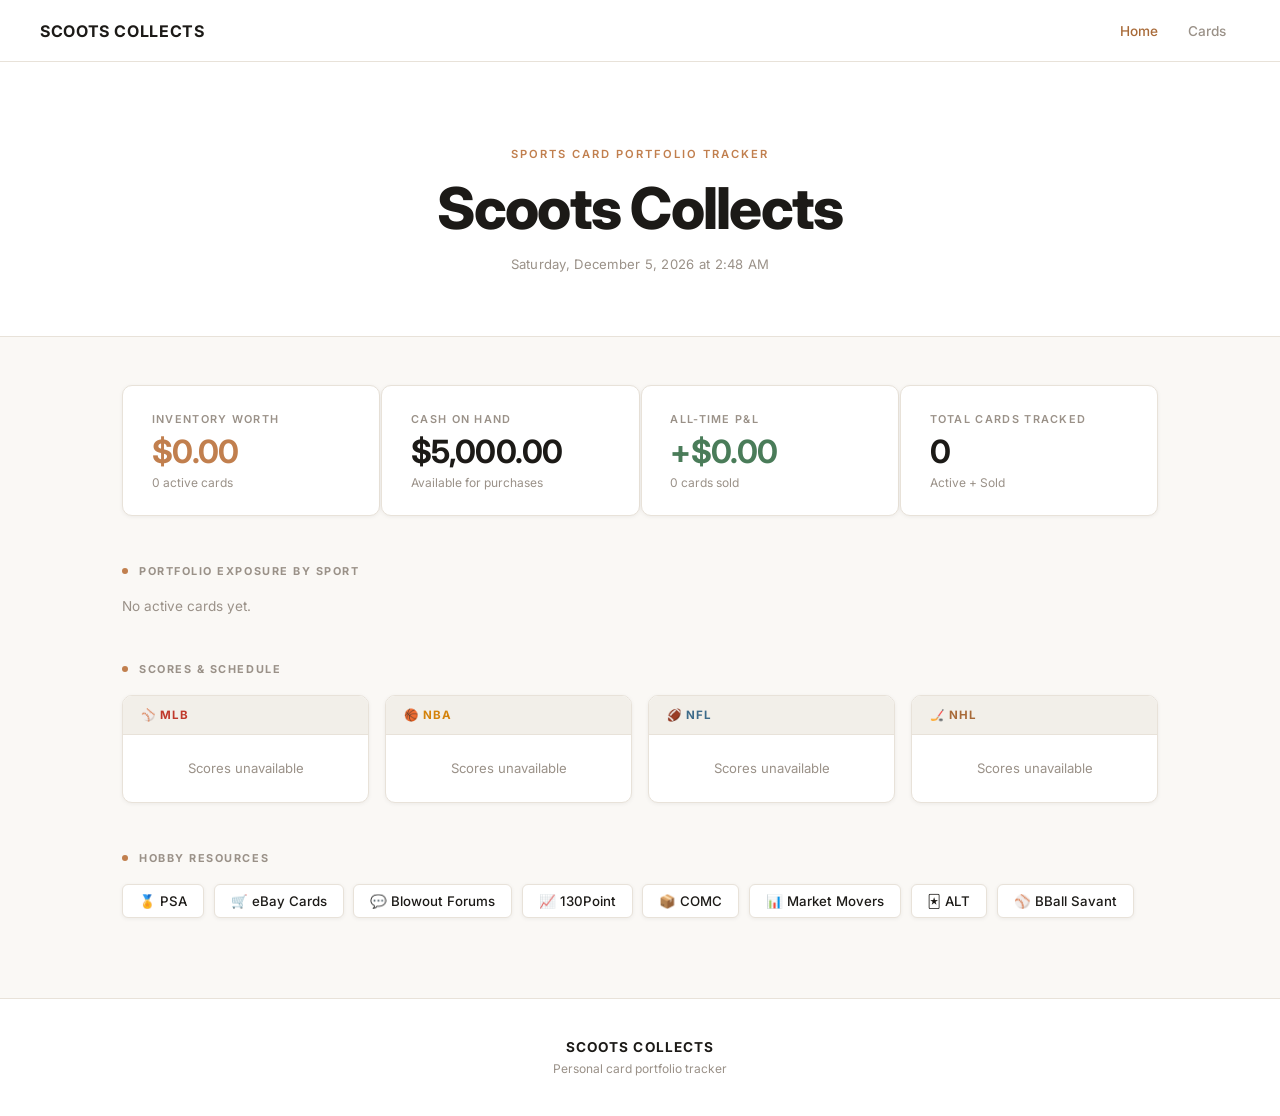
<file: index.html>
<!DOCTYPE html>
<html lang="en">
<head>
  <meta charset="UTF-8" />
  <meta name="viewport" content="width=device-width, initial-scale=1.0" />
  <title>Scoots Collects</title>
  <link rel="stylesheet" href="css/style.css" />
</head>
<body>

  <nav class="navbar">
    <a href="index.html" class="nav-brand">Scoots Collects</a>
    <div class="nav-links">
      <a href="index.html" class="nav-link active">Home</a>
      <a href="cards.html" class="nav-link">Cards</a>
    </div>
  </nav>

  <section class="hero">
    <div class="hero-eyebrow">Sports Card Portfolio Tracker</div>
    <div class="hero-title">Scoots Collects</div>
    <div class="hero-date" id="live-datetime">—</div>
  </section>

  <div class="dashboard">
    <div class="stat-card">
      <div class="stat-label">Inventory Worth</div>
      <div class="stat-value accent" id="stat-inventory">$0.00</div>
      <div class="stat-sub" id="stat-card-count">0 active cards</div>
    </div>
    <div class="stat-card">
      <div class="stat-label">Cash on Hand</div>
      <div class="stat-value" id="stat-cash">$0.00</div>
      <div class="stat-sub">Available for purchases</div>
    </div>
    <div class="stat-card">
      <div class="stat-label">All-Time P&amp;L</div>
      <div class="stat-value" id="stat-pnl">$0.00</div>
      <div class="stat-sub" id="stat-sold-count">0 cards sold</div>
    </div>
    <div class="stat-card">
      <div class="stat-label">Total Cards Tracked</div>
      <div class="stat-value" id="stat-total">0</div>
      <div class="stat-sub">Active + Sold</div>
    </div>
  </div>

  <section class="section">
    <div class="section-header">
      <span class="section-dot"></span>
      <span class="section-title">Portfolio Exposure by Sport</span>
    </div>
    <div class="sport-grid" id="sport-grid"></div>
  </section>

  <section class="section">
    <div class="section-header">
      <span class="section-dot"></span>
      <span class="section-title">Scores &amp; Schedule</span>
    </div>
    <div class="scores-grid">
      <div class="scores-panel mlb">
        <div class="scores-panel-header">⚾ MLB</div>
        <div class="scores-list" id="scores-mlb"><div class="scores-loading">Loading games…</div></div>
      </div>
      <div class="scores-panel nba">
        <div class="scores-panel-header">🏀 NBA</div>
        <div class="scores-list" id="scores-nba"><div class="scores-loading">Loading games…</div></div>
      </div>
      <div class="scores-panel nfl">
        <div class="scores-panel-header">🏈 NFL</div>
        <div class="scores-list" id="scores-nfl"><div class="scores-loading">Loading games…</div></div>
      </div>
      <div class="scores-panel nhl">
        <div class="scores-panel-header">🏒 NHL</div>
        <div class="scores-list" id="scores-nhl"><div class="scores-loading">Loading games…</div></div>
      </div>
    </div>
  </section>

  <section class="section">
    <div class="section-header">
      <span class="section-dot"></span>
      <span class="section-title">Hobby Resources</span>
    </div>
    <div class="hobby-links">
      <a href="https://www.psacard.com" target="_blank" class="hobby-link">🏅 PSA</a>
      <a href="https://www.ebay.com/b/Sports-Trading-Cards-Accessories/212" target="_blank" class="hobby-link">🛒 eBay Cards</a>
      <a href="https://www.blowoutcards.com/forums/" target="_blank" class="hobby-link">💬 Blowout Forums</a>
      <a href="https://www.130point.com" target="_blank" class="hobby-link">📈 130Point</a>
      <a href="https://www.comc.com" target="_blank" class="hobby-link">📦 COMC</a>
      <a href="https://marketmovers.sportscardinvestor.com/" target="_blank" class="hobby-link">📊 Market Movers</a>
      <a href="https://alt.xyz" target="_blank" class="hobby-link">🃏 ALT</a>
      <a href="https://baseballsavant.mlb.com/" target="_blank" class="hobby-link">⚾ BBall Savant</a>
    </div>
  </section>

  <footer class="site-footer">
    <div class="footer-brand">Scoots Collects</div>
    <div class="footer-note">Personal card portfolio tracker</div>
  </footer>

  <script src="js/index.js"></script>
</body>
</html>
</file>
<file: css/style.css>
@import url('https://fonts.googleapis.com/css2?family=Inter:wght@300;400;500;600;700;800&display=swap');

/* ── Reset ── */
*, *::before, *::after { box-sizing: border-box; margin: 0; padding: 0; }

:root {
  --bg:       #faf8f5;
  --bg2:      #ffffff;
  --bg3:      #f2efe9;
  --border:   #e8e2d9;
  --text:     #1c1a17;
  --muted:    #9a9188;
  --accent:   #c17f4e;
  --accent2:  #a86a38;
  --green:    #4a7c59;
  --red:      #b94040;
  --mlb:      #c0392b;
  --nba:      #d4820a;
  --nfl:      #3d6b8a;
  --radius:   10px;
  --shadow:   0 1px 4px rgba(0,0,0,0.06);
  --shadow-md:0 4px 16px rgba(0,0,0,0.08);
  --font:     'Inter', system-ui, -apple-system, sans-serif;
}

html { font-size: 16px; }
body { background: var(--bg); color: var(--text); font-family: var(--font); min-height: 100vh; -webkit-font-smoothing: antialiased; }
a { color: inherit; text-decoration: none; }

/* ── Navbar ── */
.navbar {
  display: flex;
  align-items: center;
  justify-content: space-between;
  padding: 0 2.5rem;
  height: 62px;
  background: var(--bg2);
  border-bottom: 1px solid var(--border);
  position: sticky;
  top: 0;
  z-index: 100;
}

.nav-brand {
  font-size: 1rem;
  font-weight: 700;
  color: var(--text);
  letter-spacing: 0.04em;
  text-transform: uppercase;
}

.nav-links { display: flex; gap: 0.2rem; }

.nav-link {
  padding: 0.4rem 0.85rem;
  border-radius: 6px;
  font-size: 0.85rem;
  font-weight: 500;
  color: var(--muted);
  transition: color 0.15s, background 0.15s;
}
.nav-link:hover { color: var(--text); background: var(--bg3); }
.nav-link.active { color: var(--accent2); }

/* ── Hero ── */
.hero {
  text-align: center;
  padding: 5rem 1.5rem 4rem;
  background: var(--bg2);
  border-bottom: 1px solid var(--border);
}
.hero--small { padding: 3rem 1.5rem 2.5rem; }

.hero-eyebrow {
  display: inline-block;
  font-size: 0.7rem;
  font-weight: 600;
  letter-spacing: 0.18em;
  text-transform: uppercase;
  color: var(--accent);
  margin-bottom: 1rem;
}

.hero-title {
  font-size: clamp(2.2rem, 5vw, 3.6rem);
  font-weight: 800;
  letter-spacing: -0.03em;
  color: var(--text);
  line-height: 1.1;
  margin-bottom: 1rem;
}

.hero-date {
  font-size: 0.82rem;
  font-weight: 400;
  color: var(--muted);
  letter-spacing: 0.02em;
}

/* ── Dashboard Stats ── */
.dashboard {
  display: grid;
  grid-template-columns: repeat(auto-fit, minmax(210px, 1fr));
  gap: 1px;
  max-width: 1100px;
  margin: 3rem auto 0;
  padding: 0 2rem;
}

.stat-card {
  background: var(--bg2);
  border: 1px solid var(--border);
  border-radius: var(--radius);
  padding: 1.6rem 1.8rem;
  box-shadow: var(--shadow);
}

.stat-label {
  font-size: 0.68rem;
  font-weight: 600;
  text-transform: uppercase;
  letter-spacing: 0.12em;
  color: var(--muted);
  margin-bottom: 0.6rem;
}

.stat-value {
  font-size: 2rem;
  font-weight: 700;
  color: var(--text);
  line-height: 1;
  margin-bottom: 0.45rem;
  letter-spacing: -0.02em;
}
.stat-value.accent { color: var(--accent); }
.stat-value.green  { color: var(--green); }
.stat-value.red    { color: var(--red); }

.stat-sub { font-size: 0.75rem; color: var(--muted); font-weight: 400; }

/* ── Sections ── */
.section {
  max-width: 1100px;
  margin: 3rem auto 0;
  padding: 0 2rem;
}

.section-header {
  display: flex;
  align-items: center;
  gap: 0.7rem;
  margin-bottom: 1.2rem;
}

.section-dot {
  width: 6px;
  height: 6px;
  border-radius: 50%;
  background: var(--accent);
  flex-shrink: 0;
}

.section-title {
  font-size: 0.68rem;
  font-weight: 700;
  text-transform: uppercase;
  letter-spacing: 0.14em;
  color: var(--muted);
}

/* ── Sport Grid ── */
.sport-grid {
  display: grid;
  grid-template-columns: repeat(auto-fit, minmax(200px, 1fr));
  gap: 1rem;
}

.sport-card {
  background: var(--bg2);
  border: 1px solid var(--border);
  border-radius: var(--radius);
  padding: 1.4rem 1.6rem;
  box-shadow: var(--shadow);
  transition: box-shadow 0.15s;
}
.sport-card:hover { box-shadow: var(--shadow-md); }

.sport-card-name {
  font-size: 0.68rem;
  font-weight: 700;
  text-transform: uppercase;
  letter-spacing: 0.12em;
  color: var(--muted);
  margin-bottom: 0.6rem;
}

.sport-card-value {
  font-size: 1.6rem;
  font-weight: 700;
  color: var(--text);
  letter-spacing: -0.02em;
  margin-bottom: 0.3rem;
}

.sport-card-count { font-size: 0.75rem; color: var(--muted); }

.sport-card[data-sport="MLB"] .sport-card-name { color: var(--mlb); }
.sport-card[data-sport="NBA"] .sport-card-name { color: var(--nba); }
.sport-card[data-sport="NFL"] .sport-card-name { color: var(--nfl); }
.sport-card[data-sport="NHL"] .sport-card-name { color: var(--accent); }

/* ── Scores Grid ── */
.scores-grid {
  display: grid;
  grid-template-columns: repeat(auto-fit, minmax(230px, 1fr));
  gap: 1rem;
}

.scores-panel {
  background: var(--bg2);
  border: 1px solid var(--border);
  border-radius: var(--radius);
  overflow: hidden;
  box-shadow: var(--shadow);
}

.scores-panel-header {
  padding: 0.75rem 1.1rem;
  font-size: 0.72rem;
  font-weight: 700;
  letter-spacing: 0.1em;
  text-transform: uppercase;
  border-bottom: 1px solid var(--border);
  color: var(--muted);
  background: var(--bg3);
}

.scores-panel.mlb .scores-panel-header { color: var(--mlb); }
.scores-panel.nba .scores-panel-header { color: var(--nba); }
.scores-panel.nfl .scores-panel-header { color: var(--nfl); }
.scores-panel.nhl .scores-panel-header { color: var(--accent2); }

.scores-list { padding: 0.4rem 0; max-height: 280px; overflow-y: auto; }

.score-row {
  display: flex;
  flex-direction: column;
  padding: 0.6rem 1.1rem;
  border-bottom: 1px solid var(--border);
  font-size: 0.82rem;
  gap: 0.15rem;
}
.score-row:last-child { border-bottom: none; }

.score-teams { display: flex; justify-content: space-between; font-weight: 600; color: var(--text); }
.score-meta  { font-size: 0.72rem; color: var(--muted); }

.score-status-live      { color: var(--green); font-weight: 600; }
.score-status-final     { color: var(--muted); }
.score-status-scheduled { color: var(--accent); }

.scores-loading, .scores-empty {
  padding: 1.2rem 1.1rem;
  font-size: 0.82rem;
  color: var(--muted);
  text-align: center;
}

/* ── Hobby Links ── */
.hobby-links { display: flex; flex-wrap: wrap; gap: 0.6rem; }

.hobby-link {
  display: inline-flex;
  align-items: center;
  gap: 0.4rem;
  padding: 0.5rem 1rem;
  background: var(--bg2);
  border: 1px solid var(--border);
  border-radius: 6px;
  font-size: 0.83rem;
  font-weight: 500;
  color: var(--text);
  box-shadow: var(--shadow);
  transition: border-color 0.15s, box-shadow 0.15s, color 0.15s;
}
.hobby-link:hover { border-color: var(--accent); color: var(--accent2); box-shadow: var(--shadow-md); }

/* ── Footer ── */
.site-footer {
  margin-top: 5rem;
  padding: 2.5rem 2rem;
  border-top: 1px solid var(--border);
  text-align: center;
  background: var(--bg2);
}
.footer-brand { font-size: 0.85rem; font-weight: 700; text-transform: uppercase; letter-spacing: 0.08em; color: var(--text); margin-bottom: 0.35rem; }
.footer-note  { font-size: 0.75rem; color: var(--muted); }

/* ── Toolbar ── */
.toolbar {
  max-width: 1150px;
  margin: 2rem auto 0;
  padding: 0 2rem;
  display: flex;
  align-items: center;
  justify-content: space-between;
  gap: 1rem;
  flex-wrap: wrap;
}

.filter-bar { display: flex; flex-wrap: wrap; gap: 0.4rem; }

.filter-btn {
  padding: 0.38rem 0.85rem;
  border-radius: 20px;
  font-size: 0.78rem;
  font-weight: 600;
  border: 1px solid var(--border);
  background: var(--bg2);
  color: var(--muted);
  cursor: pointer;
  transition: all 0.15s;
  letter-spacing: 0.02em;
}
.filter-btn:hover { color: var(--text); border-color: var(--accent); }
.filter-btn.active { background: var(--text); border-color: var(--text); color: var(--bg2); }

/* ── Add / Delete buttons ── */
.btn-add {
  padding: 0.5rem 1.2rem;
  border-radius: 6px;
  font-size: 0.82rem;
  font-weight: 600;
  border: none;
  background: var(--accent);
  color: #fff;
  cursor: pointer;
  white-space: nowrap;
  transition: background 0.15s;
  letter-spacing: 0.01em;
}
.btn-add:hover { background: var(--accent2); }

.btn-delete {
  background: none;
  border: none;
  color: var(--border);
  cursor: pointer;
  font-size: 0.85rem;
  padding: 0.2rem 0.4rem;
  border-radius: 4px;
  transition: color 0.15s, background 0.15s;
}
.btn-delete:hover { color: var(--red); background: rgba(185,64,64,0.08); }

/* ── Cards Table ── */
.table-wrap {
  max-width: 1350px;
  margin: 1.5rem auto 0;
  padding: 0 2rem;
  overflow-x: auto;
}

.cards-table {
  width: 100%;
  border-collapse: collapse;
  font-size: 0.83rem;
  background: var(--bg2);
  border-radius: var(--radius);
  overflow: hidden;
  border: 1px solid var(--border);
  box-shadow: var(--shadow);
}

.cards-table th {
  padding: 0.8rem 1rem;
  text-align: left;
  font-size: 0.67rem;
  font-weight: 700;
  text-transform: uppercase;
  letter-spacing: 0.1em;
  color: var(--muted);
  background: var(--bg3);
  border-bottom: 1px solid var(--border);
  white-space: nowrap;
}

.cards-table td {
  padding: 0.75rem 1rem;
  border-bottom: 1px solid var(--border);
  vertical-align: middle;
  white-space: nowrap;
  color: var(--text);
}

.cards-table tr:last-child td { border-bottom: none; }
.cards-table tbody tr:hover { background: var(--bg3); }

/* ── Badges ── */
.badge {
  display: inline-block;
  padding: 0.18rem 0.55rem;
  border-radius: 4px;
  font-size: 0.68rem;
  font-weight: 700;
  text-transform: uppercase;
  letter-spacing: 0.06em;
}

.badge-active  { background: rgba(74,124,89,0.12); color: var(--green); }
.badge-sold    { background: rgba(154,145,136,0.12); color: var(--muted); }
.badge-pc      { background: rgba(124,58,237,0.1); color: #7c3aed; }
.badge-resale  { background: rgba(193,127,78,0.12); color: var(--accent2); }

.badge-mlb { background: rgba(192,57,43,0.1); color: var(--mlb); }
.badge-nba { background: rgba(212,130,10,0.1); color: var(--nba); }
.badge-nfl { background: rgba(61,107,138,0.1); color: var(--nfl); }
.badge-nhl { background: rgba(168,106,56,0.1); color: var(--accent2); }

.pnl-pos { color: var(--green); font-weight: 600; }
.pnl-neg { color: var(--red);   font-weight: 600; }

.table-loading {
  text-align: center;
  padding: 2.5rem;
  color: var(--muted);
  font-size: 0.85rem;
}

/* ── Card thumbnails ── */
.img-cell { text-align: center; }
.card-thumb {
  width: 40px;
  height: 56px;
  object-fit: cover;
  border-radius: 4px;
  border: 1px solid var(--border);
  cursor: pointer;
  transition: transform 0.15s, box-shadow 0.15s;
}
.card-thumb:hover { transform: scale(1.1); box-shadow: var(--shadow-md); }

/* ── Modal ── */
.modal-overlay {
  display: none;
  position: fixed;
  inset: 0;
  background: rgba(28,26,23,0.5);
  z-index: 200;
  align-items: center;
  justify-content: center;
  padding: 1rem;
  backdrop-filter: blur(2px);
}
.modal-overlay.open { display: flex; }

.modal {
  background: var(--bg2);
  border: 1px solid var(--border);
  border-radius: 14px;
  width: 100%;
  max-width: 640px;
  max-height: 90vh;
  overflow-y: auto;
  box-shadow: 0 20px 60px rgba(0,0,0,0.15);
}

.modal-header {
  display: flex;
  align-items: center;
  justify-content: space-between;
  padding: 1.4rem 1.8rem;
  border-bottom: 1px solid var(--border);
}
.modal-title { font-size: 1rem; font-weight: 700; letter-spacing: -0.01em; }
.modal-close {
  background: none;
  border: none;
  color: var(--muted);
  font-size: 1.3rem;
  cursor: pointer;
  line-height: 1;
  padding: 0.1rem 0.3rem;
  border-radius: 4px;
  transition: color 0.15s, background 0.15s;
}
.modal-close:hover { color: var(--text); background: var(--bg3); }

.modal-form { padding: 1.6rem 1.8rem; display: flex; flex-direction: column; gap: 1.1rem; }

.form-row { display: flex; gap: 0.8rem; flex-wrap: wrap; }
.form-group { display: flex; flex-direction: column; gap: 0.35rem; flex: 1; min-width: 140px; }
.form-group--sm { flex: 0 0 130px; }

.form-group label {
  font-size: 0.68rem;
  font-weight: 600;
  color: var(--muted);
  text-transform: uppercase;
  letter-spacing: 0.1em;
}

.form-group input,
.form-group select {
  background: var(--bg);
  border: 1px solid var(--border);
  border-radius: 7px;
  color: var(--text);
  font-size: 0.88rem;
  font-weight: 400;
  padding: 0.55rem 0.8rem;
  outline: none;
  transition: border-color 0.15s, box-shadow 0.15s;
  font-family: var(--font);
}
.form-group input:focus,
.form-group select:focus { border-color: var(--accent); box-shadow: 0 0 0 3px rgba(193,127,78,0.12); }
.form-group input::placeholder { color: var(--border); }

.modal-actions { display: flex; justify-content: flex-end; gap: 0.6rem; padding-top: 0.4rem; }

.btn-cancel {
  padding: 0.52rem 1.1rem;
  border-radius: 7px;
  font-size: 0.83rem;
  font-weight: 600;
  border: 1px solid var(--border);
  background: var(--bg3);
  color: var(--muted);
  cursor: pointer;
  font-family: var(--font);
  transition: color 0.15s;
}
.btn-cancel:hover { color: var(--text); }

.btn-save {
  padding: 0.52rem 1.3rem;
  border-radius: 7px;
  font-size: 0.83rem;
  font-weight: 700;
  border: none;
  background: var(--accent);
  color: #fff;
  cursor: pointer;
  font-family: var(--font);
  transition: background 0.15s;
  letter-spacing: 0.01em;
}
.btn-save:hover { background: var(--accent2); }

/* ── Lightbox ── */
.lightbox-overlay {
  display: none;
  position: fixed;
  inset: 0;
  background: rgba(28,26,23,0.88);
  z-index: 300;
  align-items: center;
  justify-content: center;
  backdrop-filter: blur(4px);
}
.lightbox-overlay.open { display: flex; }

.lightbox {
  position: relative;
  display: flex;
  flex-direction: column;
  align-items: center;
  gap: 0.85rem;
  max-width: 90vw;
  max-height: 90vh;
}

.lightbox-tabs { display: flex; gap: 0.4rem; }

.lightbox-tab {
  padding: 0.35rem 1rem;
  border-radius: 20px;
  font-size: 0.78rem;
  font-weight: 600;
  border: 1px solid rgba(255,255,255,0.2);
  background: rgba(255,255,255,0.08);
  color: rgba(255,255,255,0.6);
  cursor: pointer;
  transition: all 0.15s;
  font-family: var(--font);
}
.lightbox-tab.active { background: #fff; border-color: #fff; color: var(--text); }

.lightbox-img {
  max-width: 85vw;
  max-height: 78vh;
  border-radius: 10px;
  object-fit: contain;
  box-shadow: 0 12px 50px rgba(0,0,0,0.5);
}

.lightbox-close {
  position: absolute;
  top: -2.8rem;
  right: 0;
  background: none;
  border: none;
  color: rgba(255,255,255,0.6);
  font-size: 1.8rem;
  cursor: pointer;
  line-height: 1;
  transition: color 0.15s;
  font-family: var(--font);
}
.lightbox-close:hover { color: #fff; }

/* ── Scrollbar ── */
::-webkit-scrollbar { width: 5px; height: 5px; }
::-webkit-scrollbar-track { background: var(--bg3); }
::-webkit-scrollbar-thumb { background: var(--border); border-radius: 3px; }
::-webkit-scrollbar-thumb:hover { background: var(--muted); }

/* ── Responsive ── */
@media (max-width: 640px) {
  .navbar { padding: 0 1.2rem; }
  .hero { padding: 3rem 1.2rem 2.5rem; }
  .hero--small { padding: 2rem 1.2rem 1.6rem; }
  .dashboard, .section, .toolbar, .table-wrap { padding: 0 1.2rem; }
  .modal-form { padding: 1.2rem; }
  .modal-header { padding: 1.1rem 1.2rem; }
}
</file>
